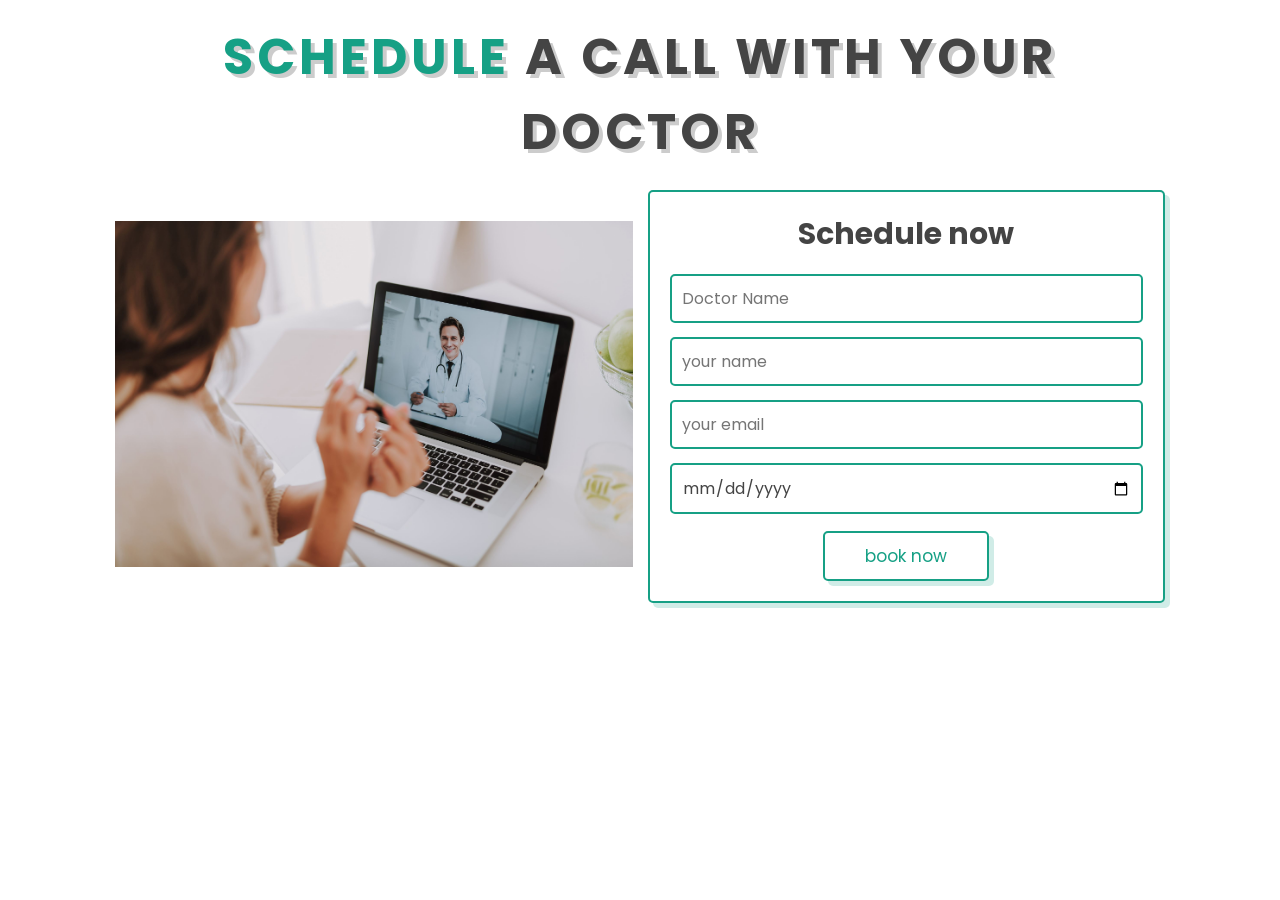
<file: book.html>
<!DOCTYPE html>
<html lang="en">
<head>
  <meta charset="UTF-8">
  <meta name="viewport" content="width=device-width, initial-scale=1.0">
  <title>Document</title>
  <link rel="stylesheet" href="style.css">
</head>
<body>
  <section class="book" id="book">
    <h2 class="heading"><span>Schedule</span> a call with your Doctor</h1>
    <div class="row">
      <div class="image">
        <img src="Virtual Consultation.jpg" alt="Image not found">
      </div>
      <form action="" id="myForm">  <h3>Schedule now</h3>
        <input type="text" placeholder="Doctor Name" name="doctor_name" class="box">
        <input type="text" placeholder="your name" name="name" class="box">
        <input type="email" placeholder="your email" name="email" class="box">
        <input type="date" name="date" class="box">
        <a href="#" onclick="sendEmail()" class="btn">book now</a>
      </form>
    </div>
  </section>
  <script>
    function sendEmail() {
      var doctorName = document.getElementById("myForm").elements["doctor_name"].value;
      var name = document.getElementById("myForm").elements["name"].value;
      var email = document.getElementById("myForm").elements["email"].value;
      var date = document.getElementById("myForm").elements["date"].value;

      var emailBody = "Hi Dr. " + doctorName + ",\n\nI'd like to book an appointment. Here are my details:\n\n* Name: " + name + "\n* Email: " + email + "\n* Date: " + date + "\n\nThanks,\n" + name;

      var mailtoLink = "mailto:preethi.cs22@bmsce.ac.in?subject=Appointment Booking&body=" + encodeURIComponent(emailBody);
      window.location.href = mailtoLink;
    }
  </script>
</body>
</html>
</file>
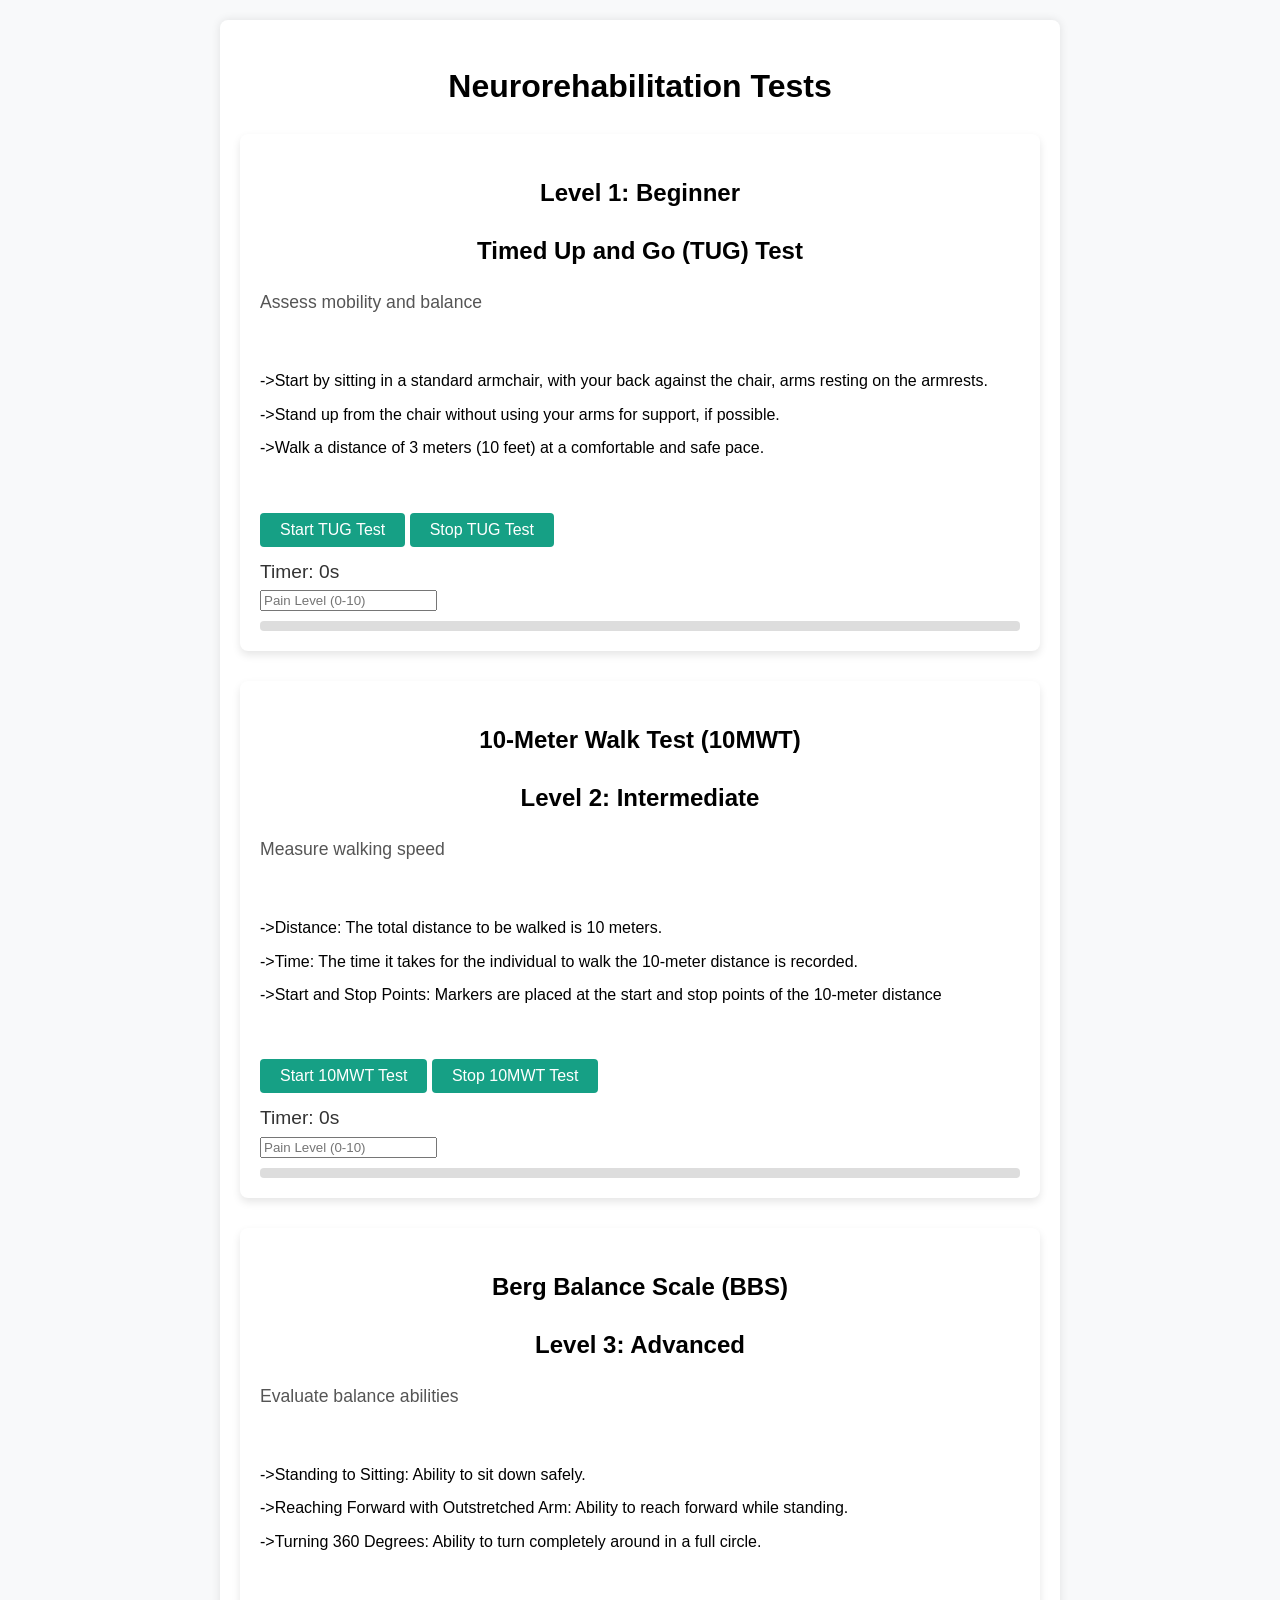
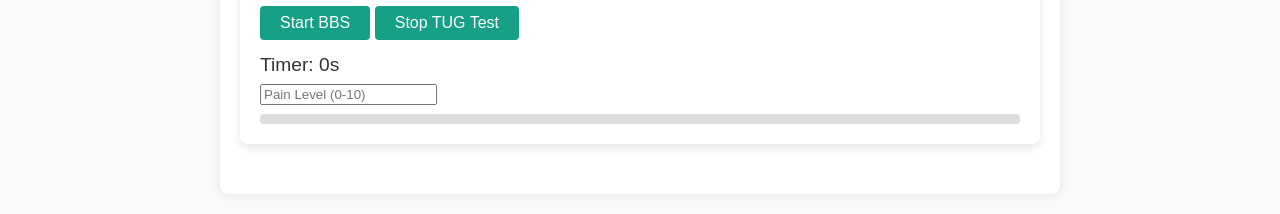
<file: Physiodemo.html>
<!DOCTYPE html>
<html lang="en">
<head>
    <meta charset="UTF-8">
    <meta name="viewport" content="width=device-width, initial-scale=1.0">
    <title>Neurorehabilitation Tests</title>
    <link rel="stylesheet" href="physiodemo2.css">
</head>
<body>
    <div class="container">
        <h1>Neurorehabilitation Tests</h1>

        <!-- Timed Up and Go (TUG) Test -->
        <div class="test" id="tugTest">
            <h2> Level 1: Beginner</h2>
            <h2>Timed Up and Go (TUG) Test</h2>
            <p>Assess mobility and balance</p><br>
            <ul type="disc">
            <li>->Start by sitting in a standard armchair, with your back against the chair, arms resting on the armrests.</li>
            <li>->Stand up from the chair without using your arms for support, if possible.</li>
            <li>->Walk a distance of 3 meters (10 feet) at a comfortable and safe pace.</li>
            </ul><br>
            <button onclick="startTUG()">Start TUG Test</button>
            <button onclick="stopTUG()">Stop TUG Test</button>
            <div class="timer" id="tugTimer">Timer: 0s</div>
            <input type="number" id="tugPainLevel" placeholder="Pain Level (0-10)">
            <div class="graph" id="tugGraph"></div>
        </div>

        <!-- 10-Meter Walk Test (10MWT) -->
        <div class="test" id="walkTest">
            <h2>10-Meter Walk Test (10MWT)</h2>
            <h2> Level 2: Intermediate</h2>
            <p>Measure walking speed</p><br>
            <ul>
                <li>->Distance: The total distance to be walked is 10 meters.</li>
                <li>->Time: The time it takes for the individual to walk the 10-meter distance is recorded.</li>
                <li>->Start and Stop Points: Markers are placed at the start and stop points of the 10-meter distance</li>
            </ul><br>
            <button onclick="startTenMwt()">Start 10MWT Test</button>
            <button onclick="stopTenMwt()">Stop 10MWT Test</button>
            <div class="timer" id="walkTimer">Timer: 0s</div>
            <input type="number" id="walkPainLevel" placeholder="Pain Level (0-10)">
            <div class="graph" id="walkGraph"></div>
        </div>

        <!-- Berg Balance Scale (BBS) -->
        <div class="test" id="bergTest">
            <h2>Berg Balance Scale (BBS)</h2>
            <h2> Level 3: Advanced</h2>
            <p>Evaluate balance abilities</p><br>
            <ul>
                <li>->Standing to Sitting: Ability to sit down safely.</li>
                <li>->Reaching Forward with Outstretched Arm: Ability to reach forward while standing.</li>
                <li>->Turning 360 Degrees: Ability to turn completely around in a full circle.</li>
            </ul><br>
            <button onclick="startBbs()">Start BBS</button>
            <button onclick="stopBbs()">Stop TUG Test</button>
            <div class="timer" id="bergTimer">Timer: 0s</div>
            <input type="number" id="bergPainLevel" placeholder="Pain Level (0-10)">
            <div class="graph" id="bergGraph"></div>
        </div>
    </div>

    <script src="physiodemonew3.js"></script>
</body>
</html>
</file>
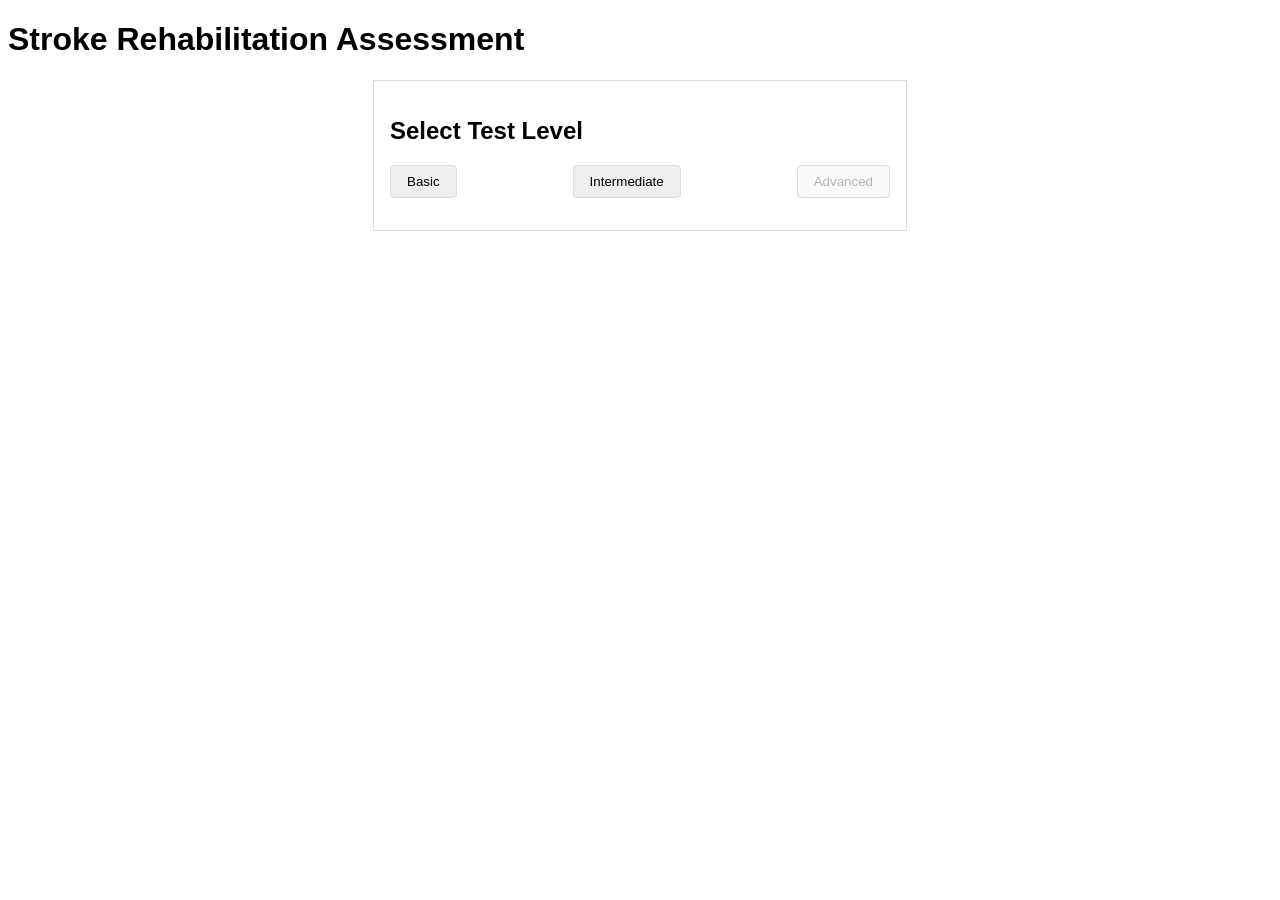
<file: physiork.html>
<!DOCTYPE html>
<html lang="en">
<head>
  <meta charset="UTF-8">
  <meta name="viewport" content="width=device-width, initial-scale=1.0">
  <title>Stroke Rehabilitation Assessment</title>
  <link rel="stylesheet" href="physiostyle.css">
</head>
<body>
  <h1>Stroke Rehabilitation Assessment</h1>
  <div id="test-container">
    <h2>Select Test Level</h2>
    <div class="level-buttons">
      <button id="basic-level">Basic</button>
      <button id="intermediate-level">Intermediate</button>
      <button id="advanced-level" disabled>Advanced</button>
    </div>
    <div id="test-details">
      </div>
  </div>
  <script src="physioscript.js"></script>
</body>
</html>
</file>
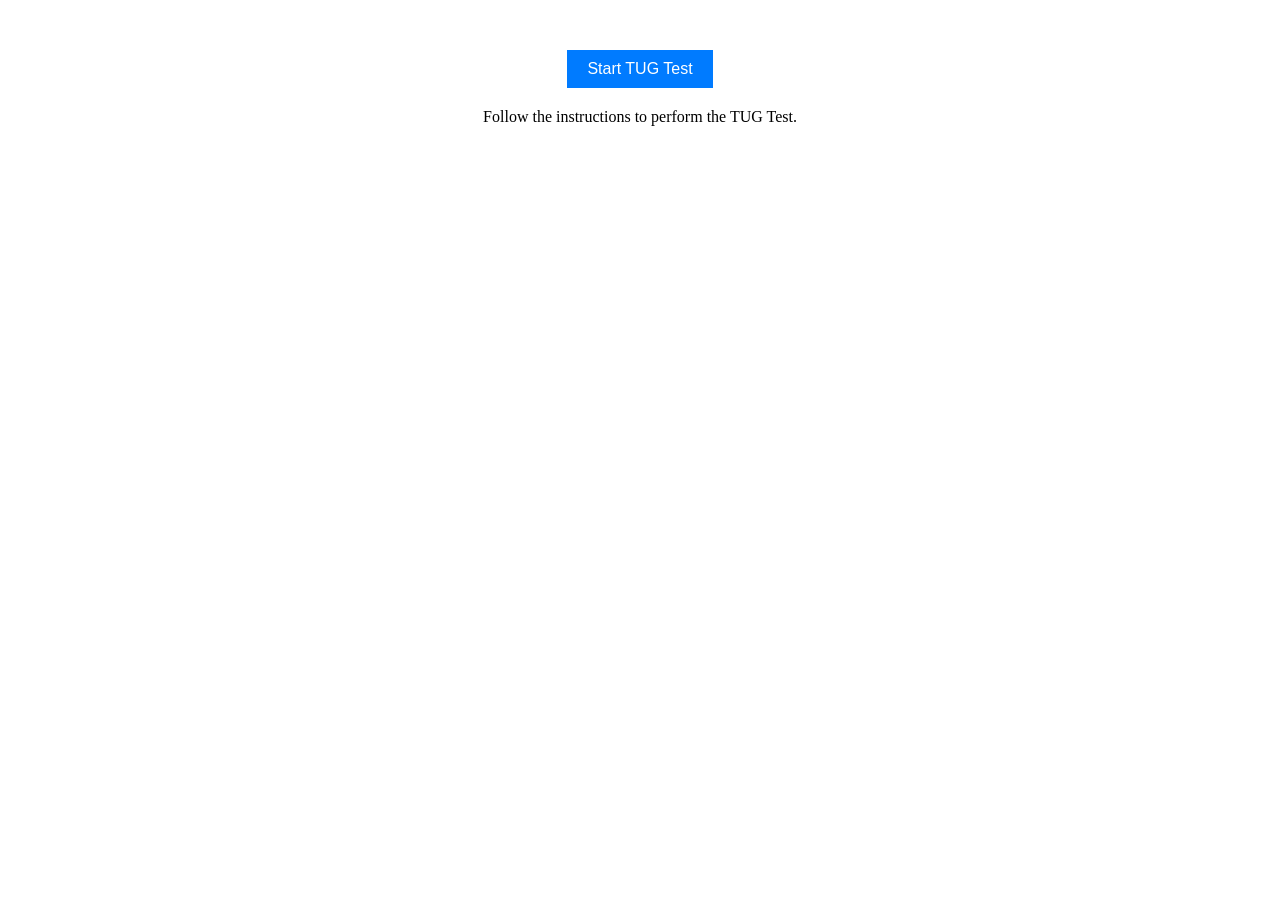
<file: Physiotherapy.html>
<!DOCTYPE html>
<html lang="en">
<head>
    <meta charset="UTF-8">
    <meta name="viewport" content="width=device-width, initial-scale=1.0">
    <title>TUG Test</title>
    <link rel="stylesheet" href="PhysiotherapyStyle.css">
</head>
<body>
    <div class="container">
        <button id="startButton">Start TUG Test</button>
        <p id="instruction">Follow the instructions to perform the TUG Test.</p>
        <div id="timer"></div>
    </div>
    <script src="PhysiotherapyJS.js"></script>
</body>
</html>
</file>
<file: style.css>
@import url('https://fonts.googleapis.com/css2?family=Poppins:wght@100;200;300;400;500;600;700&display=swap');

:root{
    --green: #16a085; 
    --black: #444; 
    --light-color: #777; 
    --box-shadow:.5rem .5rem 0 rgba(22, 160, 133, .2);
    --text-shadow:.4rem .4rem 0 rgba(0, 0, 0, .2);
    --border: .2rem solid var(--green);
}

*{
    font-family: 'Poppins', sans-serif;
    margin: 0; padding: 0;
    box-sizing: border-box;
    outline: none; border: none;
    text-transform: none;
    text-decoration: none;
    transition: all .2s ease-out;
}
html{
    font-size: 62.5%;
    overflow-x: hidden;
    scroll-padding-top: 7rem;
    scroll-behavior: smooth;
}
section{
    padding: 2rem 9%;
}
section:nth-child(even){
    background: #f5f5f5;
}
.heading{
    text-align: center;
    padding-bottom: 2rem;
    text-shadow: var(--text-shadow);
    text-transform: uppercase;
    color: var(--black);
    font-size: 5rem;
    letter-spacing: .4rem;
}.heading span{
    text-transform: uppercase;
    color: var(--green);
}
.btn{
    display: inline-block;
    margin-top: 1rem;
    padding: .5rem;
    padding-left: 1rem;
    border: var(--border);
    border-radius: .5rem;
    box-shadow: var(--box-shadow);
    color: var(--green);
    cursor: pointer;
    font-size: 1.7rem;
    background: #fff;
}
.btn span{
    padding: .7rem 1rem;
    border-radius: .5rem;
    background: var(--green);
    color: #fff;
    margin-left: .5rem;
}
.btn:hover{
    background: var(--green);
    color: #fff;
}
.btn:hover span{
    color: var(--green);
    background: #fff;
    margin-left: 1rem;
}
/* Header Section Starts */
.header{
    padding: 2rem 9%;
    position: fixed;
    top: 0; left: 0; right: 0;
    z-index: 1000;
    box-shadow: 0 .5rem 1.5rem rgba(0, 0, 0, .1);
    display: flex;
    align-items: center; 
    justify-content: space-between;
    background: #fff;
}
.header .logo{
    font-size: 2.5rem;
    color: var(--black);
}
.header .logo i{
    color: var(--green);
}
.header .navbar a{
    font-size: 1.7rem;
    color: var(--light-color);
    margin-left: 2rem;
}
.header .navbar a:hover{
    color: var(--green);
}
#menu-btn{
    font-size: 2.5rem;
    border-radius: .5rem;
    background: #eee;
    color:var(--green);
    padding: 1rem 1.5rem;
    cursor: pointer;
    display: none;
}
/* Header Section End */

/* Home Section starts */
.home{
    display: flex;
    align-items: center;
    flex-wrap: wrap;
    gap: 1.5rem;
    padding-top: 10rem;
}
.home .image{
    flex: 1 1 45rem;
}
.home .image img{
    width: 100%;
}
.home .content{
    flex: 1 1 45rem;
}
.home .content h3 {
    font-size: 4.5rem;
    /* font-weight: 700; */
    color: var(--black);
    line-height: 1.8;
    text-shadow: var(--text-shadow);
}
.home .content p{
    font-size:1.7rem;
    color: var(--light-color);
    line-height: 1.8;
    padding: 1rem 0;
}
/* Home Section End */

/* icons section starts */
.icons-container{
    display: grid;
    gap: 2rem;
    grid-template-columns: repeat(auto-fit, minmax(20rem, 1fr));
    padding-top: 5rem;
    padding-bottom: 5rem;
}
.icons-container .icons{
    border: var(--border);
    box-shadow: var(--box-shadow);
    border-radius: .5rem;
    text-align: center;
    padding: 2.5rem;
}
.icons-container .icons i{
    font-size: 4.5rem;
    color: var(--green);
    padding-bottom: .7rem;
}
.icons-container .icons h3{
    font-size: 4.5rem;
    color: var(--black);
    padding: .5rem 0;
    text-shadow: var(--text-shadow);
}
.icons-container .icons p{
    font-size: 1.7rem;
    color: var(--light-color);
    
}
/* icons section End */

/* Service section Starts */
.services .box-container{
    display: grid;
    grid-template-columns: repeat(auto-fit, minmax(27rem, 1fr));
    gap: 2rem;
}
.services .box-container .box{
    background: #fff;
    border-radius: .5rem;
    box-shadow: var(--box-shadow);
    border: var(--border);
    padding: 2rem;
}
.services .box-container .box i{
    color: var(--green);
    font-size: 5rem;
    padding-bottom: .5rem;
}
.services .box-container .box h3{
    color: var(--black);
    font-size: 2.5rem;
    padding: 1rem 0;
}
.services .box-container .box p{
    color: var(--light-color);
    font-size: 1.4rem;
    line-height: 2;
}
/* Service section End */

/* About section Start */
.about .row{
    display: flex;
    align-items: center;
    flex-wrap: wrap;
    gap: 2rem;
}
.about .row .image{
    flex: 1 1 45rem;
}
.about .row .image img{
    width: 100%;
}
.about .row .content{
    flex: 1 1 45rem;
}
.about .row .content h3{
    color: var(--black);
    text-shadow: var(--text-shadow);
    font-size: 4rem;
    line-height: 1.8;
}
.about .row .content p{
    color: var(--light-color);
    padding: 1rem 0;
    font-size: 1.5rem;
    line-height: 1.8;
}
/* About section End  */

/* Doctors section Starts */
.doctors .box-container{
    display: grid;
    grid-template-columns: repeat(auto-fit, minmax(30rem, 1fr));
    gap: 2rem;
}
.doctors .box-container .box{
    text-align: center;
    background: #fff;
    border: var(--border);
    border-radius: .5rem;
    box-shadow: var(--box-shadow);
    padding: 2rem;
}
.doctors .box-container .box img{
    height: 20rem;
    border: var(--border);
    border-radius: .5rem;
    margin-top: 1rem;
    margin-bottom: 1rem;
}
.doctors .box-container .box h3{
    color: var(--black);
    font-size: 2.5rem;
}
.doctors .box-container .box span{
    color: var(--green);
    font-size: 1.5rem;
}
.doctors .box-container .box .share{
    padding-top: 2rem;
}
.doctors .box-container .box .share a{
    height: 5rem;
    width: 5rem;
    line-height: 4.5rem;
    font-size: 2rem;
    color: var(--green);
    border: var(--border);
    border-radius: .5rem;
    margin: .3rem;
}
.doctors .box-container .box .share a:hover{
    background: var(--green);
    color: #fff;
    box-shadow: var(--box-shadow);
}
/* Doctors section End */

/* Book section Starts */
.book .row{
    display: flex;
    align-items: center;
    flex-wrap: wrap;
    gap: 1.5rem;
}
.book .row .image{
    flex: 1 1 45rem;
}
.book .row .image img{
    width: 100%;
}
.book .row form{
    flex: 1 1 45rem;
    background: #fff;
    border: var(--border);
    box-shadow: var(--box-shadow);
    text-align: center;
    padding: 2rem;
    border-radius: .5rem;
}
.book .row form h3{
    color: var(--black);
    padding-bottom: 1rem;
    font-size: 3rem;
}
.book .row form .box{
    width: 100%;
    margin: .7rem 0;
    border: var(--border);
    border-radius: .5rem;
    font-size: 1.6rem;
    color: var(--black);
    text-transform: none;
    padding: 1rem;
}
.book .row form .btn{
    padding: 1rem 4rem;
}
/* Book section End */

/* Review section Starts */
.review .box-container{
    display: grid;
    grid-template-columns: repeat(auto-fit, minmax(27rem, 1fr));
    gap: 2rem;
}
.review .box-container .box{
    border: var(--border);
    box-shadow: var(--box-shadow);
    border-radius: .5rem;
    padding: 2.5rem;
    background: #fff;
    text-align: center;
    position: relative;
    overflow: hidden;
    z-index: 0;
}
.review .box-container .box img{
    height: 10rem;
    width: 10rem;
    border-radius: 50%;
    object-fit: cover;
    border: .5rem solid #fff;
}
.review .box-container .box h3{
    color: #fff;
    font-size: 2.2rem;
    padding: .5rem 0;
}
.review .box-container .box .stars i{
    color: #fff;
    font-size: 1.5rem;
}
.review .box-container .box .text{
    color: var(--light-color);
    line-height: 1.8;
    font-size: 1.6rem;
    padding-top: 4rem;
}
.review .box-container .box::before{
    content: "";
    position: absolute;
    top: -4rem; left: 50%;
    transform: translateX(-50%);
    background: var(--green);
    border-bottom-left-radius: 50%;
    border-bottom-right-radius: 50%;
    height: 25rem;
    width: 120%;
    z-index: -1;
}
/* Review section End */

/* Blogs section Starts */
.blogs .box-container{
    display: grid;
    grid-template-columns: repeat(auto-fit, minmax(30rem, 1fr));
    gap: 2rem;
}
.blogs .box-container .box{
    border: var(--border);
    box-shadow: var(--box-shadow);
    border-radius: .5rem;
    padding: 2rem;
}
.blogs .box-container .box .image{
    height: 20rem;
    overflow: hidden;
    border-radius: .5rem;
}
.blogs .box-container .box .image img{
    height: 100%;
    width: 100%;
    object-fit: cover;
}
.blogs .box-container .box:hover .image img{
    transform: scale(1.2);
}
.blogs .box-container .box .content{
    padding-top: 1rem;
}
.blogs .box-container .box .content .icon{
    padding: 1rem 0;
    display: flex;
    align-items: center;
    justify-content: space-between;
}
.blogs .box-container .box .content .icon a{
    font-size: 1.4rem;
    color: var(--light-color);
}
.blogs .box-container .box .content .icon a:hover{
    color: var(--green);
}
.blogs .box-container .box .content .icon a i{
    padding-right: .5rem;
    color: var(--green);
}
.blogs .box-container .box .content h3{
    color: var(--black);
    font-size: 3rem;
}
.blogs .box-container .box .content p{
    color: var(--light-color);
    font-size: 1.5rem;
    line-height: 1.8;
    padding: 1rem 0;
}
/* Blogs section End */
/* Footer section Starta */
.footer .box-container{
    display: grid;
    grid-template-columns: repeat(auto-fit, minmax(22rem, 1fr));
    gap: 2rem;
}
.footer .box-container .box h3{
    font-size: 2.5rem;
    color: var(--black);
    padding: 1rem 0;
}
.footer .box-container .box a{
    display: block;
    font-size: 1.5rem;
    color: var(--light-color);
    padding: 1rem 0;
}
.footer .box-container .box a i{
    padding-right: .5rem;
    color: var(--green);
}
.footer .box-container .box a:hover i{
    padding-right: 2rem;
}
.footer .credit{
    padding: 1rem;
    padding-top: 2rem;
    margin-top: 2rem;
    text-align: center;
    font-size: 2rem;
    color: var(--light-color);
    border-top: .1rem solid rgba(0, 0, 0, .1);
}  
.footer .credit span{
    color: var(--green);
} 
/* Footer section End */










/* media queries  */
@media (max-width:991px){

    html{
        font-size: 55%;
    }

    .header{
        padding: 2rem;
    }
    section{
        padding: 2rem;
    }
}

@media (max-width:768px){

    #menu-btn{
        display: initial;
    }

    .header .navbar{
        position: absolute;
        top:115%; right: 2rem;
        border-radius: .5rem;
        box-shadow: var(--box-shadow);
        width: 30rem;
        border: var(--border);
        background: #fff;
        transform: scale(0);
        opacity: 0;
        transform-origin: top right;
        transition: none;
    }

    .header .navbar.active{
        transform: scale(1);
        opacity: 1;
        transition: .2s ease-out;
    }

    .header .navbar a{
        font-size: 2rem;
        display: block;
        margin:2.5rem;
    }

}

@media (max-width:450px){

    html{
        font-size: 50%;
    }

}
</file>
<file: physiodemo2.css>
* General styles */
:root{
    --green: #16a085; 
    --black: #444; 
    --light-color: #777; 
    --box-shadow:.5rem .5rem 0 rgba(22, 160, 133, .2);
    --text-shadow:.4rem .4rem 0 rgba(0, 0, 0, .2);
    --border: .2rem solid var(--green);
}
body {
    font-family: 'Poppins', sans-serif;
    line-height: 1.6;
    background-color: #f8f9fa;
    margin: 0;
    padding: 0;
}

.container {
    max-width: 800px;
    margin: 20px auto;
    padding: 20px;
    background-color: #fff;
    box-shadow: 0 0 10px rgba(0, 0, 0, 0.1);
    border-radius: 8px;
}

h1, h2 {
    color: var(--black);
    text-align: center;
}

h2 {
    font-size: 1.5em;
    margin-top: 20px;
    margin-bottom: 10px;
}

.test {
    margin-bottom: 30px;
    padding: 20px;
    background-color: #fff;
    box-shadow: 0 4px 8px rgba(0, 0, 0, 0.1);
    border-radius: 8px;
}

.test img {
    display: block;
    margin: 0 auto 10px;
    max-width: 100%;
    height: auto;
    border-radius: 8px;
    box-shadow: 0 4px 8px rgba(0, 0, 0, 0.1);
}

.test p {
    margin-bottom: 10px;
    font-size: 1.1em;
    color: #555;
}

ul {
    list-style-type: none;
    padding: 0;
}

ul li {
    margin-bottom: 8px;
}

button {
    display: inline-block;
    padding: 8px 20px;
    margin-top: 10px;
    background-color: #16a085;
    color: #fff;
    border: none;
    border-radius: 4px;
    cursor: pointer;
    font-size: 1em;
    transition: background-color 0.3s;
}

button:hover {
    background-color: black;
}

.timer {
    font-size: 1.2em;
    margin-top: 10px;
    color: #333;
}

input[type="range"] {
    width: 100%;
    margin-top: 8px;
    -webkit-appearance: none;
    appearance: none;
    height: 8px;
    background: #ddd;
    outline: none;
    opacity: 0.7;
    transition: opacity .15s ease-in-out;
    border-radius: 4px;
}

input[type="range"]:hover {
    opacity: 1;
}

input[type="range"]::-webkit-slider-thumb {
    -webkit-appearance: none;
    appearance: none;
    width: 20px;
    height: 20px;
    background: #16a085;
    cursor: pointer;
    border-radius: 50%;
}

input[type="range"]::-moz-range-thumb {
    width: 20px;
    height: 20px;
    background: #16a085;
    cursor: pointer;
    border-radius: 50%;
}

.pain-label {
    margin-top: 5px;
    font-size: 1.2em;
    color: #555;
}

.graph {
    height: 10px;
    background-color: #ddd;
    border-radius: 4px;
    margin-top: 8px;
    overflow: hidden;
}

/* Pie chart container */
canvas {
    display: block;
    margin: 10px auto;
    max-width: 100%;
    height: auto;
    border-radius: 8px;
    box-shadow: 0 4px 8px rgba(0, 0, 0, 0.1);
}

/* Responsive design */
@media (max-width: 600px) {
    .container {
        padding: 10px;
    }

    h1 {
        font-size: 1.8em;
    }

    h2 {
        font-size: 1.3em;
    }

    .test {
        padding: 15px;
    }

    .test img {
        margin-bottom: 5px;
    }

    button {
        padding: 6px 16px;
        font-size: 0.9em;
    }

    .timer {
        font-size: 1em;
    }
}

.locked {
    background-color: #ccc; /* Light grey background */
    border-color: #333;
    pointer-events: none; /* Prevent interaction with locked elements */
}

.locked::before {
    content: "🔒"; /* Lock emoji */
    position: fixed;
    top: 80%; /* Center vertically */
    left: 50%; /* Center horizontally */
    transform: translate(-50%, -50%);
    font-size: 7em; /* Adjust size as needed */
}
</file>
<file: physiostyle.css>
body {
    font-family: 'Poppins', sans-serif;
  }
  
  #test-container {
    border: 1px solid #ddd;
    padding: 1rem;
    margin: 1rem auto;
    max-width: 500px;
  }
  
  .level-buttons {
    display: flex;
    justify-content: space-between;
    margin-bottom: 1rem;
  }
  
  .level-buttons button {
    padding: 0.5rem 1rem;
    border: 1px solid #ddd;
    border-radius: 4px;
    cursor: pointer;
  }
  
  .level-buttons button.active {
    background-color: #eee;
  }
  
  #test-details {
    display: none;
  }
  
  #test-details h3 {
    margin-bottom: 0.5rem;
  }
  
  #test-details p {
    margin-bottom: 1rem;
  }
  
  #timer-controls {
    display: flex;
    justify-content: space-between;
    margin-bottom: 1rem;
  }
  
  #timer-controls button {
    padding: 0.5rem 1rem;
    border: 1px solid #ddd;
    border-radius: 4px;
    cursor: pointer;
  }
  
  #pain-scale {
    margin-bottom: 1rem;
  }
  
  #pain-scale label {
    display: block;
    margin-bottom: 0.5rem;
  }
  
  #pain-scale input[type="number"] {
    width: 50px;
    padding: 0.5rem;
    border: 1px solid #ddd;
    border-radius: 4px;
  }
  
  #graph-container {
    width: 100%;
    height: 200px;
    border: 1px solid #ddd;
    margin-bottom: 1rem;
  }
</file>
<file: PhysiotherapyStyle.css>
.container {
    text-align: center;
    margin-top: 50px;
}

#startButton {
    padding: 10px 20px;
    font-size: 16px;
    background-color: #007bff;
    color: #fff;
    border: none;
    cursor: pointer;
}

#instruction {
    margin-top: 20px;
}

#timer {
    margin-top: 20px;
    font-size: 24px;
}
</file>
